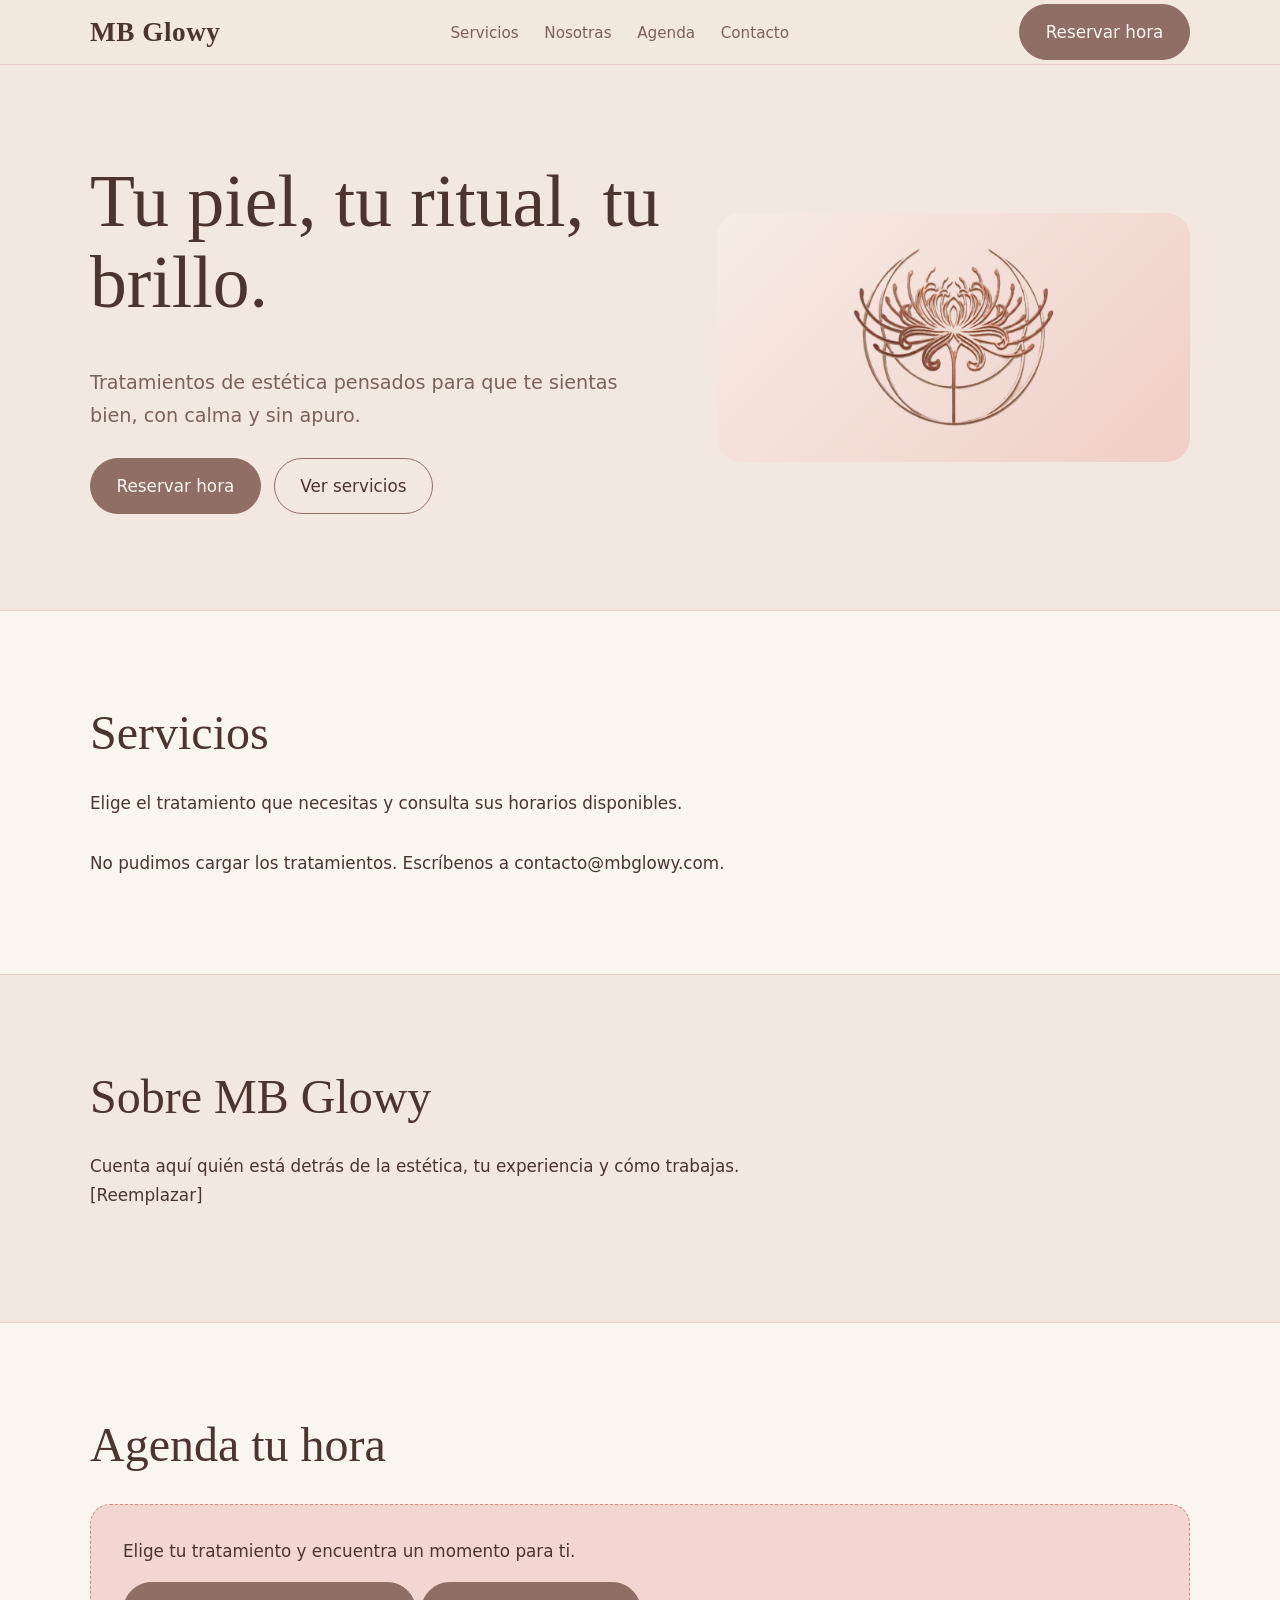
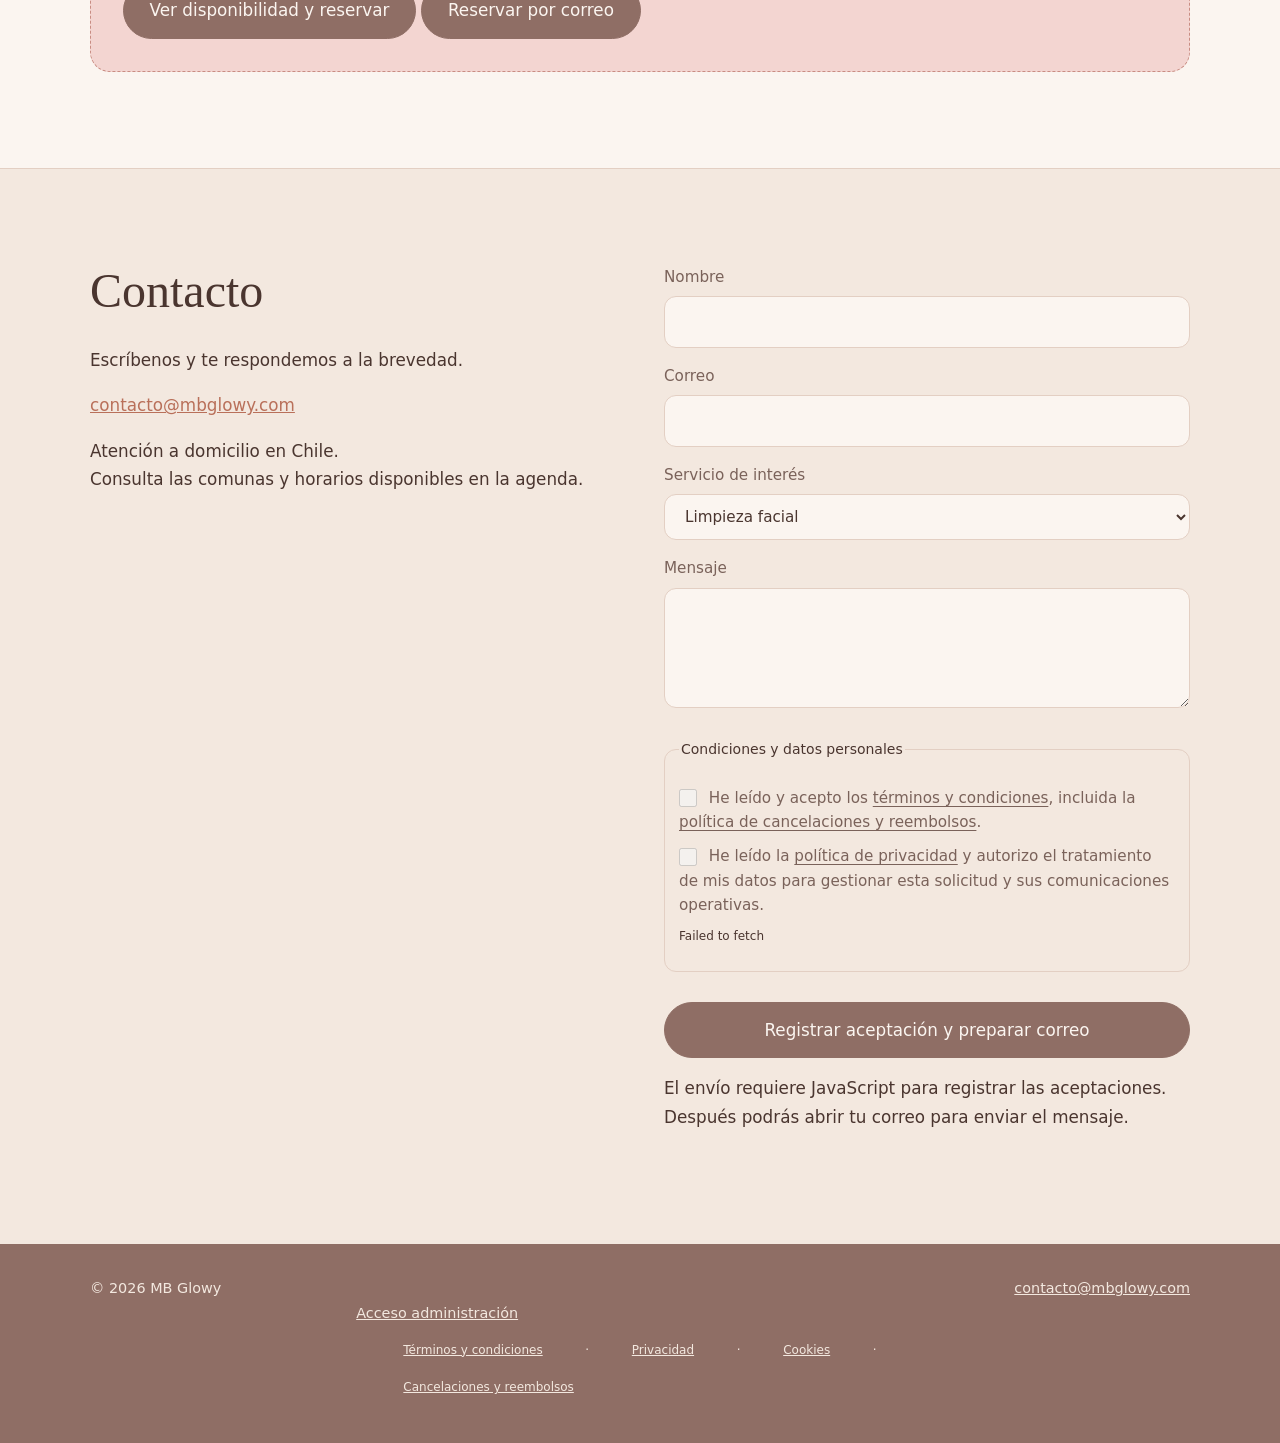
<file: index.html>
<!DOCTYPE html>
<html lang="es">
<head>
<meta charset="utf-8">
<meta name="viewport" content="width=device-width, initial-scale=1, viewport-fit=cover">
<title>MB Glowy | Estética</title>
<meta name="description" content="MB Glowy, centro de estética. Tratamientos faciales, corporales y más.">
<link rel="icon" href="/icons/favicon.ico" sizes="16x16 32x32 48x48">
<link rel="icon" href="/icons/favicon-16.png" type="image/png" sizes="16x16">
<link rel="icon" href="/icons/favicon-32.png" type="image/png" sizes="32x32">
<link rel="icon" href="/icons/favicon-48.png" type="image/png" sizes="48x48">
<link rel="apple-touch-icon" href="/icons/apple-touch-icon.png" sizes="180x180">
<link rel="manifest" href="/icons/site.webmanifest">
<meta name="theme-color" content="#8F6E65">
<meta property="og:title" content="MB Glowy | Estética">
<meta property="og:image" content="https://mbglowy.com/icons/og-image.png">
<meta property="og:image:width" content="1200">
<meta property="og:image:height" content="630">
<meta property="og:image:alt" content="Marca de MB Glowy en tonos cobre y rosado">
<meta name="twitter:card" content="summary_large_image">
<meta name="twitter:image" content="https://mbglowy.com/icons/og-image.png">
<style>
:root{
  --truffle:#8F6E65; --mushroom:#D9B9A0; --quartz:#C98D83; --blush:#F3D5D1; --linen:#F3E8DF;
  --copper:#B9705A; --ink:#4A352F; --bg:var(--linen); --surface:#FBF5F0; --text:var(--ink); --muted:#7A625A; --line:#E3CFC3;
  --serif:'Cormorant Garamond',Georgia,serif; --sans:'Jost',system-ui,sans-serif;
  box-sizing:border-box; padding-top:env(safe-area-inset-top,0px); padding-bottom:env(safe-area-inset-bottom,0px);
}
@media (prefers-color-scheme:dark){
  :root:not([data-theme="light"]){--bg:#2E211D;--surface:#3A2B26;--text:#F3E8DF;--muted:#D9B9A0;--line:#5A443D;--blush:#4A3632}
}
:root[data-theme="dark"]{--bg:#2E211D;--surface:#3A2B26;--text:#F3E8DF;--muted:#D9B9A0;--line:#5A443D;--blush:#4A3632}
html{scroll-behavior:smooth;scroll-padding-top:80px}
*,*::before,*::after{box-sizing:border-box}
body{margin:0;background:var(--bg);color:var(--text);font:300 1.05rem/1.7 var(--sans)}
img{max-width:100%;display:block}
a{color:inherit}
h1,h2,h3{font-family:var(--serif);font-weight:500;line-height:1.1;margin:0 0 .6em}
h1{font-size:clamp(2.6rem,7vw,4.6rem)} h2{font-size:clamp(2rem,4.5vw,3rem)} h3{font-size:1.5rem}
p{margin:0 0 1em;max-width:62ch}
.wrap{width:min(1100px,100% - 2.5rem);margin-inline:auto}
section{padding:clamp(3.5rem,8vw,6rem) 0}
:focus-visible{outline:2px solid var(--copper);outline-offset:3px}

/* Header */
header{position:sticky;top:0;z-index:10;background:color-mix(in srgb,var(--bg) 88%,transparent);backdrop-filter:blur(8px);border-bottom:1px solid var(--line);padding-top:env(safe-area-inset-top,0px)}
.nav{display:flex;align-items:center;justify-content:space-between;gap:1rem;min-height:64px}
.brand{font-family:var(--serif);font-size:1.7rem;font-weight:600;text-decoration:none;letter-spacing:.02em}
nav ul{display:flex;gap:1.6rem;list-style:none;margin:0;padding:0}
nav a{text-decoration:none;font-size:.95rem;color:var(--muted)}
nav a:hover{color:var(--copper)}
.btn{display:inline-block;padding:.8rem 1.6rem;border-radius:999px;background:var(--truffle);color:#FBF5F0;text-decoration:none;font-weight:400;border:1px solid var(--truffle);cursor:pointer;font:inherit}
.btn:hover{background:var(--copper);border-color:var(--copper)}
.btn.ghost{background:transparent;color:var(--text);border-color:var(--truffle)}
@media (max-width:760px){nav ul{display:none}}

/* Hero */
.hero{display:grid;grid-template-columns:1.1fr .9fr;gap:3rem;align-items:center}
.hero p{font-size:1.2rem;color:var(--muted)}
.hero .actions{display:flex;gap:.8rem;flex-wrap:wrap;margin-top:1.6rem}
.hero img{width:100%;height:auto;max-width:540px;margin-inline:auto;aspect-ratio:1200/630;object-fit:contain;border-radius:24px}
@media (max-width:820px){.hero{grid-template-columns:1fr}.hero img{order:-1;max-width:300px}}

/* Servicios */
.band{background:var(--surface);border-block:1px solid var(--line)}
.services{display:grid;grid-template-columns:repeat(auto-fit,minmax(260px,1fr));gap:1.5rem;margin-top:2rem}
.service{padding:1.6rem;border-left:3px solid var(--quartz);background:var(--bg)}
.service dl{margin:1rem 0 0;display:flex;gap:1.2rem;color:var(--muted);font-size:.95rem}
.service dd{margin:0}

/* Agenda */
#agenda-root{margin-top:2rem;padding:2rem;border:1px dashed var(--quartz);border-radius:20px;background:var(--blush);color:var(--ink)}
#agenda-root p{color:var(--ink)}

/* Contacto */
.contact{display:grid;grid-template-columns:1fr 1fr;gap:3rem}
@media (max-width:820px){.contact{grid-template-columns:1fr}}
form{display:grid;gap:1rem}
label{display:grid;gap:.35rem;font-size:.95rem;color:var(--muted)}
input,select,textarea{font:inherit;color:var(--text);background:var(--surface);border:1px solid var(--line);border-radius:12px;padding:.75rem 1rem;width:100%}
textarea{min-height:120px;resize:vertical}
.info a{color:var(--copper)}
footer{background:var(--truffle);color:#F3E8DF;padding:2rem 0;font-size:.9rem}
footer .wrap{display:flex;justify-content:space-between;flex-wrap:wrap;gap:1rem}
</style>
<link rel="stylesheet" href="/legal/forms.css">
</head>
<body>

<header>
  <div class="wrap nav">
    <a class="brand" href="#inicio">MB Glowy</a>
    <nav aria-label="Principal">
      <ul>
        <li><a href="#servicios">Servicios</a></li>
        <li><a href="#nosotras">Nosotras</a></li>
        <li><a href="#agenda">Agenda</a></li>
        <li><a href="#contacto">Contacto</a></li>
      </ul>
    </nav>
    <a class="btn" href="#agenda">Reservar hora</a>
  </div>
</header>

<main>
  <!-- INICIO -->
  <section id="inicio">
    <div class="wrap hero">
      <div>
        <h1>Tu piel, tu ritual, tu brillo.</h1>
        <p>Tratamientos de estética pensados para que te sientas bien, con calma y sin apuro.</p>
        <div class="actions">
          <a class="btn" href="#agenda">Reservar hora</a>
          <a class="btn ghost" href="#servicios">Ver servicios</a>
        </div>
      </div>
      <img src="/icons/og-image.png" width="1200" height="630" fetchpriority="high" alt="Logo de MB Glowy en cobre sobre un fondo rosado">
    </div>
  </section>

  <!-- SERVICIOS: cada servicio lleva data-id, duración y precio para reutilizarlos en la agenda -->
  <section id="servicios" class="band">
    <div class="wrap">
      <h2>Servicios</h2>
      <p>Elige el tratamiento que necesitas y consulta sus horarios disponibles.</p>
      <div class="services">
        <article class="service" data-id="limpieza-facial" data-duration="60" data-price="0">
          <h3>Limpieza facial</h3>
          <p>Descripción breve del tratamiento.</p>
          <dl><div><dt class="sr">Duración</dt><dd>60 min</dd></div><div><dt class="sr">Precio</dt><dd>$ por definir</dd></div></dl>
        </article>
        <article class="service" data-id="depilacion" data-duration="45" data-price="0">
          <h3>Depilación</h3>
          <p>Descripción breve del tratamiento.</p>
          <dl><div><dd>45 min</dd></div><div><dd>$ por definir</dd></div></dl>
        </article>
        <article class="service" data-id="masaje-corporal" data-duration="60" data-price="0">
          <h3>Masaje corporal</h3>
          <p>Descripción breve del tratamiento.</p>
          <dl><div><dd>60 min</dd></div><div><dd>$ por definir</dd></div></dl>
        </article>
        <article class="service" data-id="pestanas-cejas" data-duration="75" data-price="0">
          <h3>Pestañas y cejas</h3>
          <p>Descripción breve del tratamiento.</p>
          <dl><div><dd>75 min</dd></div><div><dd>$ por definir</dd></div></dl>
        </article>
      </div>
    </div>
  </section>

  <!-- NOSOTRAS -->
  <section id="nosotras">
    <div class="wrap">
      <h2>Sobre MB Glowy</h2>
      <p>Cuenta aquí quién está detrás de la estética, tu experiencia y cómo trabajas. [Reemplazar]</p>
    </div>
  </section>

  <!-- AGENDA: punto de integración futuro (Calendly, Cal.com, Fresha, sistema propio, etc.) -->
  <section id="agenda" class="band">
    <div class="wrap">
      <h2>Agenda tu hora</h2>
      <div id="agenda-root" data-status="booking">
        <!-- FUTURO: reemplazar este bloque por el widget o formulario de reservas.
             Los servicios ya tienen data-id, data-duration y data-price para alimentarlo. -->
        <p>Elige tu tratamiento y encuentra un momento para ti.</p><a class="btn" href="/app/">Ver disponibilidad y reservar</a>
        <a class="btn" href="mailto:contacto@mbglowy.com?subject=Reserva%20de%20hora">Reservar por correo</a>
      </div>
    </div>
  </section>

  <!-- CONTACTO -->
  <section id="contacto">
    <div class="wrap contact">
      <div class="info">
        <h2>Contacto</h2>
        <p>Escríbenos y te respondemos a la brevedad.</p>
        <p><a href="mailto:contacto@mbglowy.com">contacto@mbglowy.com</a></p>
        <p>Atención a domicilio en Chile.<br>Consulta las comunas y horarios disponibles en la agenda.</p>
      </div>
      <!-- Por ahora abre el correo del cliente. Luego se puede conectar a un servicio de formularios. -->
      <form id="contact-form">
        <label>Nombre<input name="nombre" required autocomplete="name"></label>
        <label>Correo<input type="email" name="correo" required autocomplete="email"></label>
        <label>Servicio de interés
          <select name="servicio">
            <option>Limpieza facial</option><option>Depilación</option><option>Masaje corporal</option><option>Pestañas y cejas</option><option>Otro</option>
          </select>
        </label>
        <label>Mensaje<textarea name="mensaje"></textarea></label>
        <button class="btn" type="submit" disabled>Registrar aceptación y preparar correo</button><p id="contact-status" role="status">El envío requiere JavaScript para registrar las aceptaciones. Después podrás abrir tu correo para enviar el mensaje.</p>
      </form>
    </div>
  </section>
</main>

<footer>
  <div class="wrap">
    <span>© 2026 MB Glowy</span>
    <a href="mailto:contacto@mbglowy.com">contacto@mbglowy.com</a>
  </div>
<p class="wrap"><a href="/app/#admin">Acceso administración</a></p></footer>

<style>.sr{position:absolute;width:1px;height:1px;overflow:hidden;clip:rect(0 0 0 0)}</style>
<script src="/app/config.js"></script>
<script type="module" src="/app/catalog.js"></script>
<script type="module" src="/app/contact.js"></script>
</body>
</html>
</file>
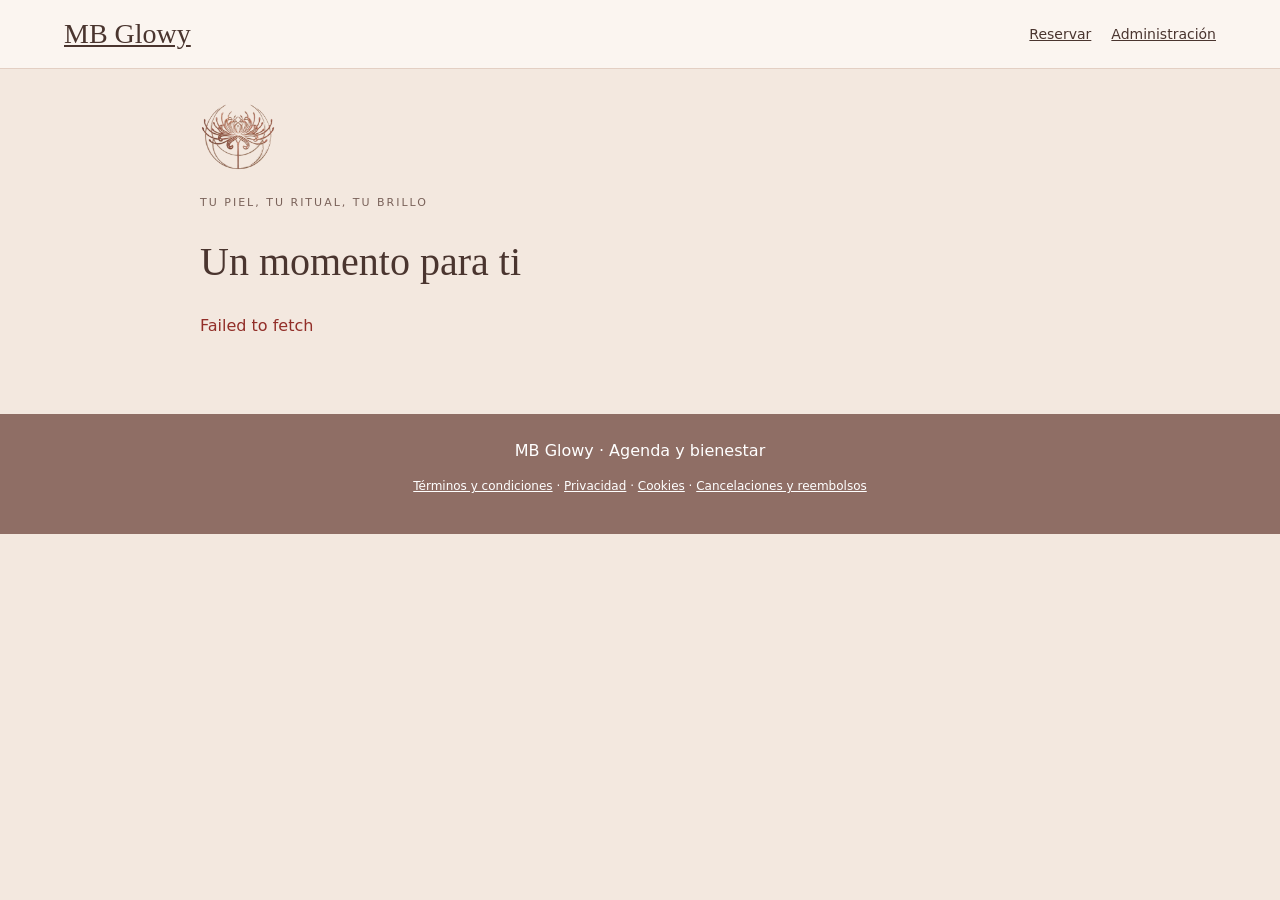
<file: app/index.html>
<!doctype html>
<html lang="es"><head><meta charset="utf-8"><meta name="viewport" content="width=device-width,initial-scale=1,viewport-fit=cover"><meta name="theme-color" content="#8F6E65"><meta name="apple-mobile-web-app-capable" content="yes"><title>Agenda · MB Glowy</title><link rel="manifest" href="manifest.webmanifest"><link rel="icon" href="/icons/favicon.ico" sizes="16x16 32x32 48x48">
<link rel="icon" href="/icons/favicon-16.png" type="image/png" sizes="16x16">
<link rel="icon" href="/icons/favicon-32.png" type="image/png" sizes="32x32">
<link rel="icon" href="/icons/favicon-48.png" type="image/png" sizes="48x48">
<link rel="apple-touch-icon" href="/icons/apple-touch-icon.png" sizes="180x180">
<link rel="stylesheet" href="style.css"><link rel="stylesheet" href="/legal/forms.css"></head><body>
<header><a href="/">MB Glowy</a><nav><a href="#reservar">Reservar</a><a href="#admin">Administración</a></nav></header>
<main><img class="logo" src="/icons/marca-1024.png" alt="MB Glowy"><p class="eyebrow">TU PIEL, TU RITUAL, TU BRILLO</p><h1>Un momento para ti</h1><p id="status" role="status" aria-live="polite"></p><div id="view"></div></main><footer>MB Glowy · Agenda y bienestar</footer>
<script src="config.js"></script><script type="module" src="app.js"></script></body></html>
</file>
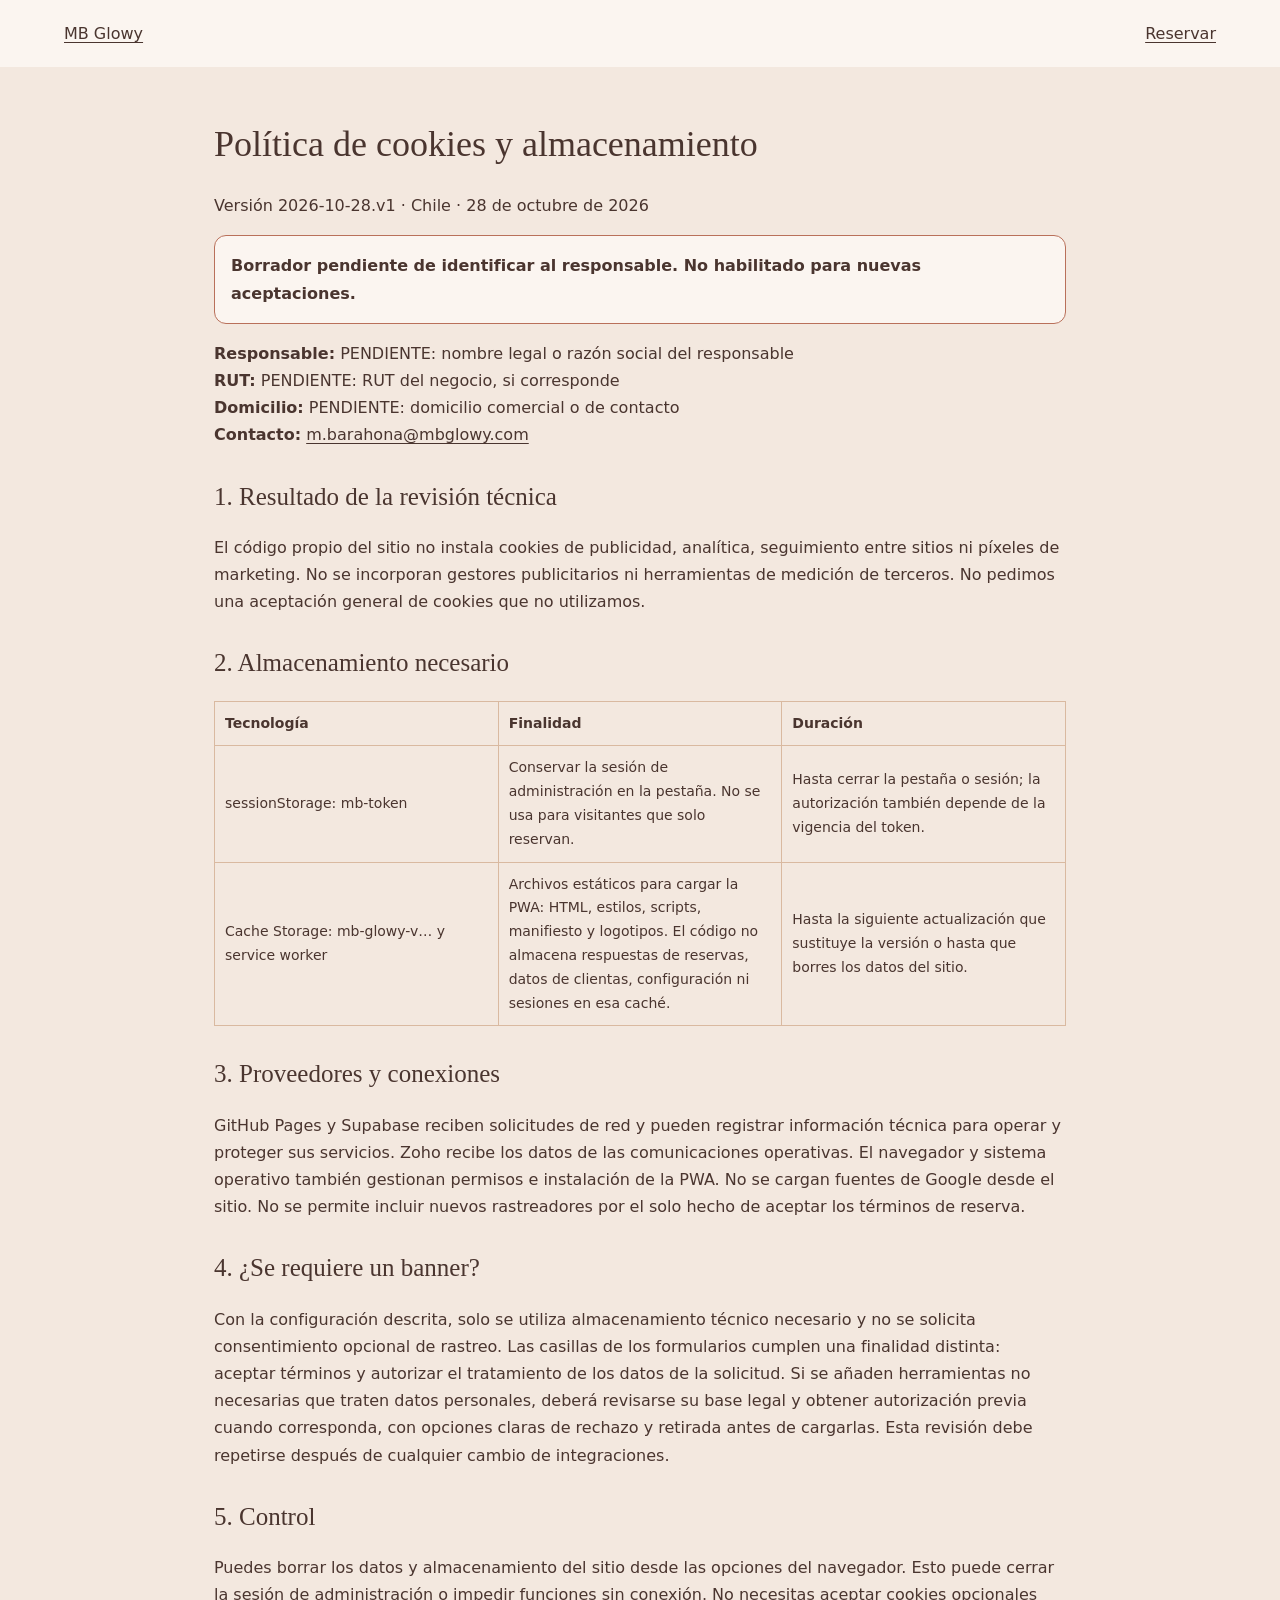
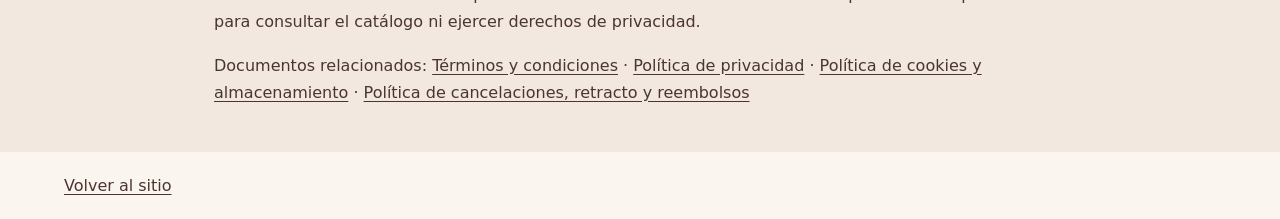
<file: legal/2026-10-28/cookies.html>
<!doctype html><html lang="es"><head><meta charset="utf-8"><meta name="viewport" content="width=device-width,initial-scale=1"><title>Política de cookies y almacenamiento · MB Glowy</title><link rel="stylesheet" href="/legal/legal.css"><meta name="robots" content="noindex"></head><body><header><a href="/">MB Glowy</a><a href="/app/">Reservar</a></header><main><h1>Política de cookies y almacenamiento</h1><p>Versión 2026-10-28.v1 · Chile · 28 de octubre de 2026</p><p class="notice" role="note"><strong>Borrador pendiente de identificar al responsable. No habilitado para nuevas aceptaciones.</strong></p><p><strong>Responsable:</strong> PENDIENTE: nombre legal o razón social del responsable<br><strong>RUT:</strong> PENDIENTE: RUT del negocio, si corresponde<br><strong>Domicilio:</strong> PENDIENTE: domicilio comercial o de contacto<br><strong>Contacto:</strong> <a href="mailto:m.barahona@mbglowy.com">m.barahona@mbglowy.com</a></p><h2>1. Resultado de la revisión técnica</h2><p>El código propio del sitio no instala cookies de publicidad, analítica, seguimiento entre sitios ni píxeles de marketing. No se incorporan gestores publicitarios ni herramientas de medición de terceros. No pedimos una aceptación general de cookies que no utilizamos.</p>
<h2>2. Almacenamiento necesario</h2><table><thead><tr><th>Tecnología</th><th>Finalidad</th><th>Duración</th></tr></thead><tbody><tr><td>sessionStorage: mb-token</td><td>Conservar la sesión de administración en la pestaña. No se usa para visitantes que solo reservan.</td><td>Hasta cerrar la pestaña o sesión; la autorización también depende de la vigencia del token.</td></tr><tr><td>Cache Storage: mb-glowy-v… y service worker</td><td>Archivos estáticos para cargar la PWA: HTML, estilos, scripts, manifiesto y logotipos. El código no almacena respuestas de reservas, datos de clientas, configuración ni sesiones en esa caché.</td><td>Hasta la siguiente actualización que sustituye la versión o hasta que borres los datos del sitio.</td></tr></tbody></table>
<h2>3. Proveedores y conexiones</h2><p>GitHub Pages y Supabase reciben solicitudes de red y pueden registrar información técnica para operar y proteger sus servicios. Zoho recibe los datos de las comunicaciones operativas. El navegador y sistema operativo también gestionan permisos e instalación de la PWA. No se cargan fuentes de Google desde el sitio. No se permite incluir nuevos rastreadores por el solo hecho de aceptar los términos de reserva.</p>
<h2>4. ¿Se requiere un banner?</h2><p>Con la configuración descrita, solo se utiliza almacenamiento técnico necesario y no se solicita consentimiento opcional de rastreo. Las casillas de los formularios cumplen una finalidad distinta: aceptar términos y autorizar el tratamiento de los datos de la solicitud. Si se añaden herramientas no necesarias que traten datos personales, deberá revisarse su base legal y obtener autorización previa cuando corresponda, con opciones claras de rechazo y retirada antes de cargarlas. Esta revisión debe repetirse después de cualquier cambio de integraciones.</p>
<h2>5. Control</h2><p>Puedes borrar los datos y almacenamiento del sitio desde las opciones del navegador. Esto puede cerrar la sesión de administración o impedir funciones sin conexión. No necesitas aceptar cookies opcionales para consultar el catálogo ni ejercer derechos de privacidad.</p><p>Documentos relacionados: <a href="terminos.html">Términos y condiciones</a> · <a href="privacidad.html">Política de privacidad</a> · <a href="cookies.html">Política de cookies y almacenamiento</a> · <a href="reembolsos.html">Política de cancelaciones, retracto y reembolsos</a></p></main><footer><a href="/">Volver al sitio</a></footer></body></html>
</file>
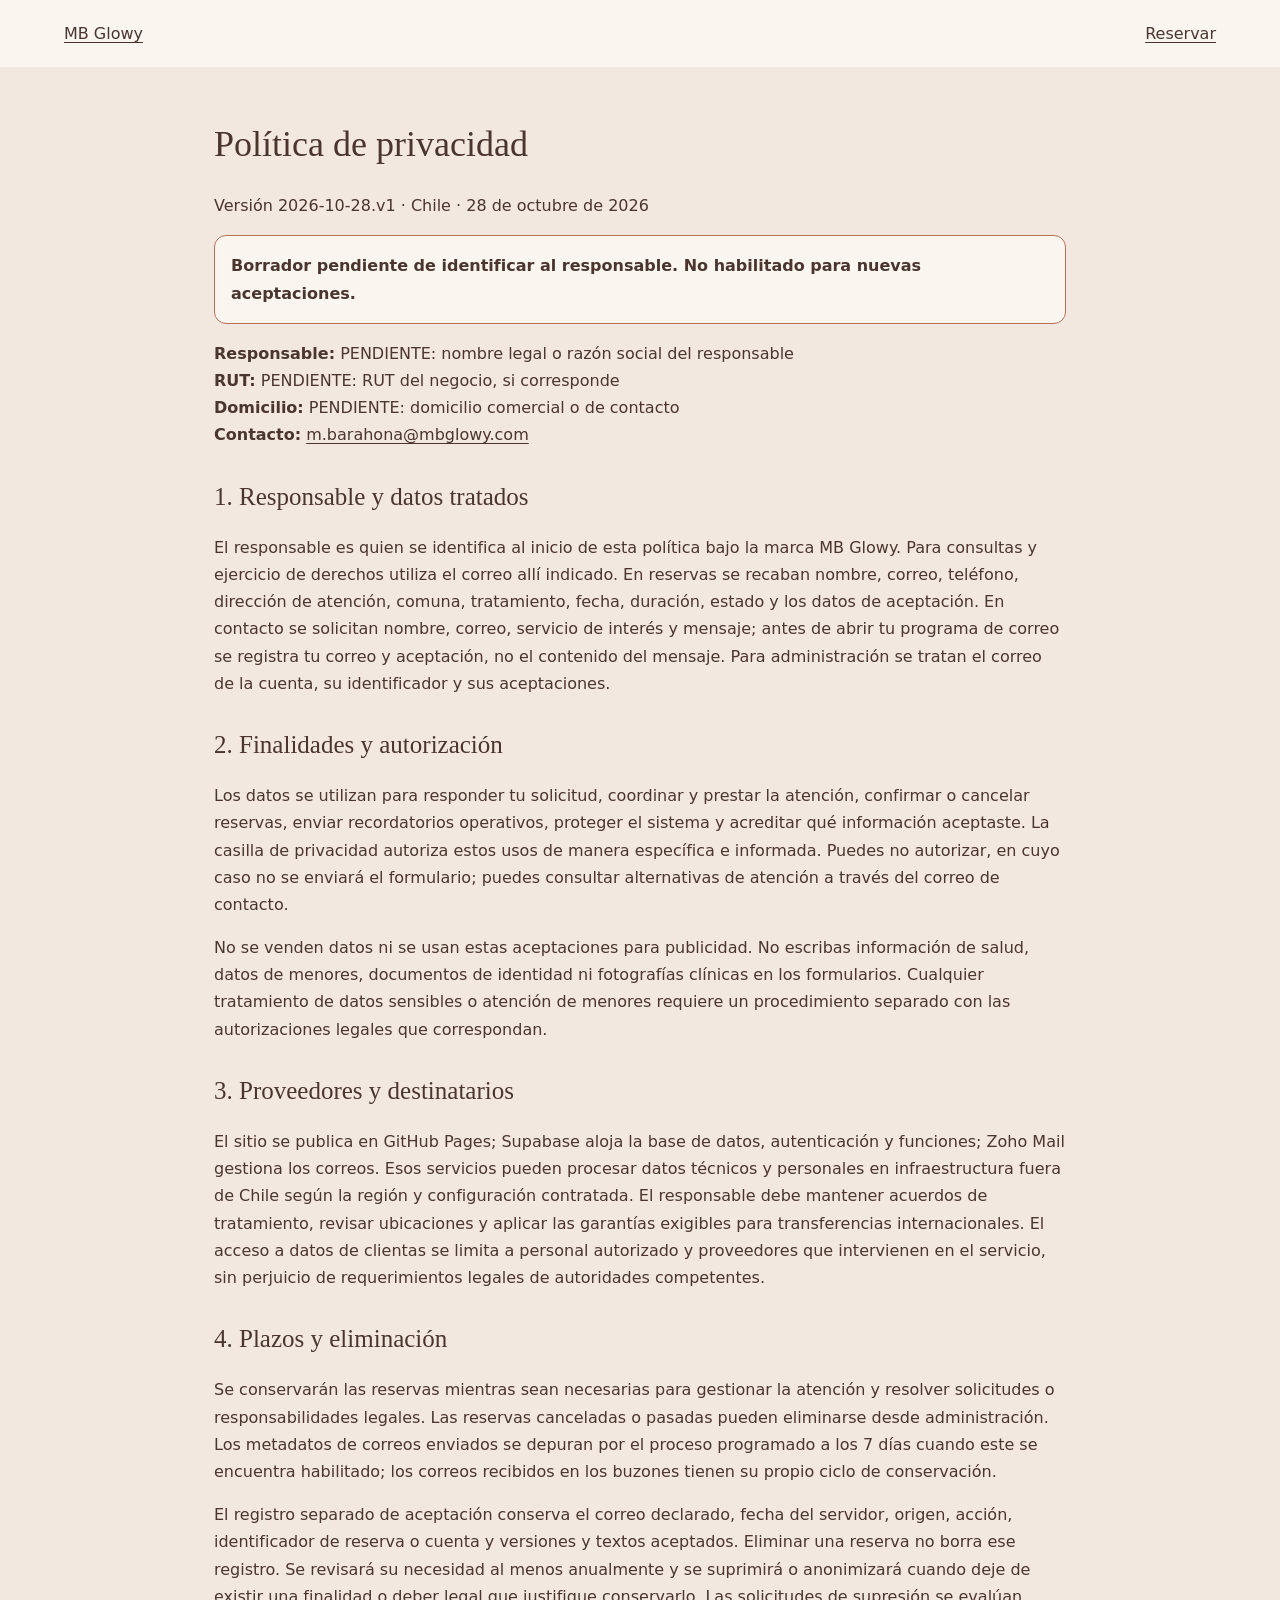
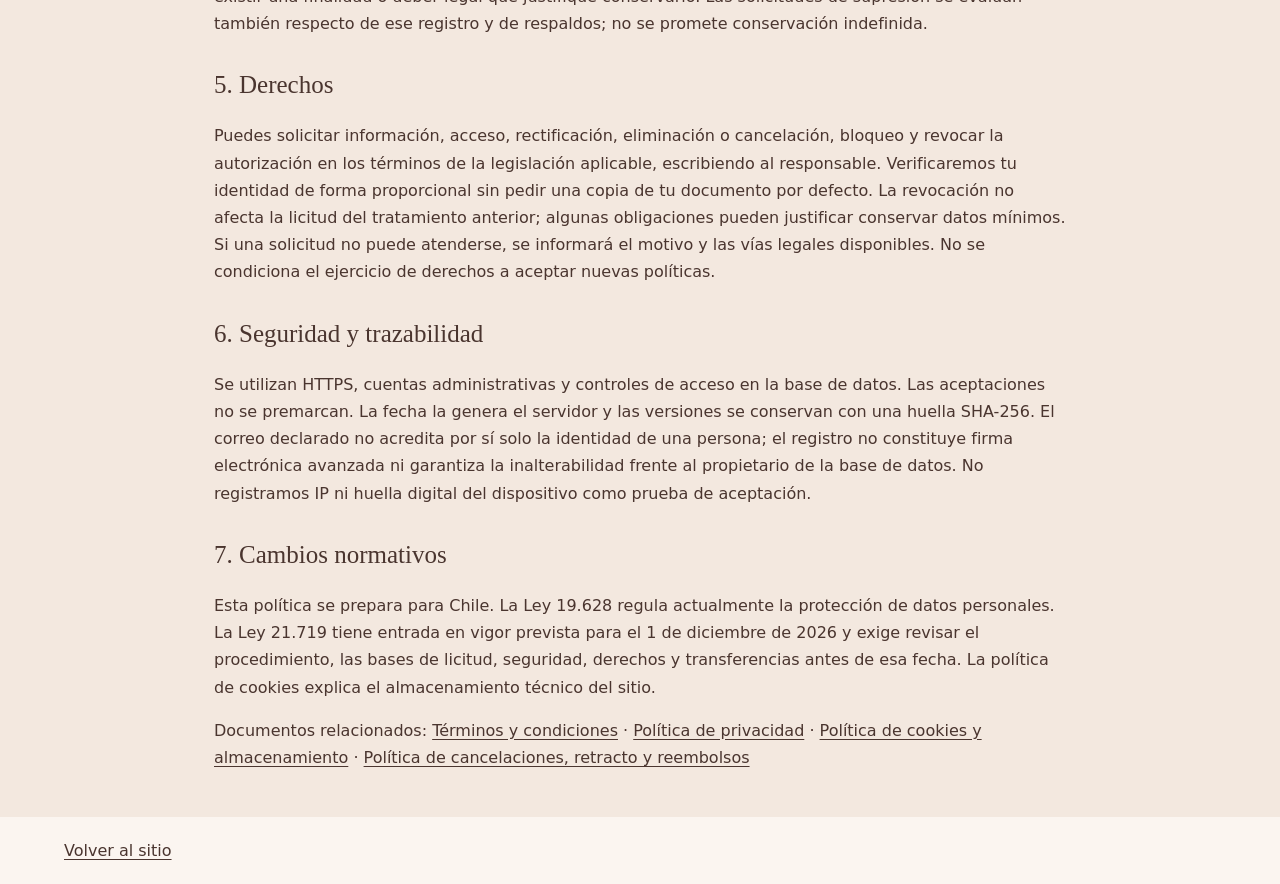
<file: legal/2026-10-28/privacidad.html>
<!doctype html><html lang="es"><head><meta charset="utf-8"><meta name="viewport" content="width=device-width,initial-scale=1"><title>Política de privacidad · MB Glowy</title><link rel="stylesheet" href="/legal/legal.css"><meta name="robots" content="noindex"></head><body><header><a href="/">MB Glowy</a><a href="/app/">Reservar</a></header><main><h1>Política de privacidad</h1><p>Versión 2026-10-28.v1 · Chile · 28 de octubre de 2026</p><p class="notice" role="note"><strong>Borrador pendiente de identificar al responsable. No habilitado para nuevas aceptaciones.</strong></p><p><strong>Responsable:</strong> PENDIENTE: nombre legal o razón social del responsable<br><strong>RUT:</strong> PENDIENTE: RUT del negocio, si corresponde<br><strong>Domicilio:</strong> PENDIENTE: domicilio comercial o de contacto<br><strong>Contacto:</strong> <a href="mailto:m.barahona@mbglowy.com">m.barahona@mbglowy.com</a></p><h2>1. Responsable y datos tratados</h2><p>El responsable es quien se identifica al inicio de esta política bajo la marca MB Glowy. Para consultas y ejercicio de derechos utiliza el correo allí indicado. En reservas se recaban nombre, correo, teléfono, dirección de atención, comuna, tratamiento, fecha, duración, estado y los datos de aceptación. En contacto se solicitan nombre, correo, servicio de interés y mensaje; antes de abrir tu programa de correo se registra tu correo y aceptación, no el contenido del mensaje. Para administración se tratan el correo de la cuenta, su identificador y sus aceptaciones.</p>
<h2>2. Finalidades y autorización</h2><p>Los datos se utilizan para responder tu solicitud, coordinar y prestar la atención, confirmar o cancelar reservas, enviar recordatorios operativos, proteger el sistema y acreditar qué información aceptaste. La casilla de privacidad autoriza estos usos de manera específica e informada. Puedes no autorizar, en cuyo caso no se enviará el formulario; puedes consultar alternativas de atención a través del correo de contacto.</p><p>No se venden datos ni se usan estas aceptaciones para publicidad. No escribas información de salud, datos de menores, documentos de identidad ni fotografías clínicas en los formularios. Cualquier tratamiento de datos sensibles o atención de menores requiere un procedimiento separado con las autorizaciones legales que correspondan.</p>
<h2>3. Proveedores y destinatarios</h2><p>El sitio se publica en GitHub Pages; Supabase aloja la base de datos, autenticación y funciones; Zoho Mail gestiona los correos. Esos servicios pueden procesar datos técnicos y personales en infraestructura fuera de Chile según la región y configuración contratada. El responsable debe mantener acuerdos de tratamiento, revisar ubicaciones y aplicar las garantías exigibles para transferencias internacionales. El acceso a datos de clientas se limita a personal autorizado y proveedores que intervienen en el servicio, sin perjuicio de requerimientos legales de autoridades competentes.</p>
<h2>4. Plazos y eliminación</h2><p>Se conservarán las reservas mientras sean necesarias para gestionar la atención y resolver solicitudes o responsabilidades legales. Las reservas canceladas o pasadas pueden eliminarse desde administración. Los metadatos de correos enviados se depuran por el proceso programado a los 7 días cuando este se encuentra habilitado; los correos recibidos en los buzones tienen su propio ciclo de conservación.</p><p>El registro separado de aceptación conserva el correo declarado, fecha del servidor, origen, acción, identificador de reserva o cuenta y versiones y textos aceptados. Eliminar una reserva no borra ese registro. Se revisará su necesidad al menos anualmente y se suprimirá o anonimizará cuando deje de existir una finalidad o deber legal que justifique conservarlo. Las solicitudes de supresión se evalúan también respecto de ese registro y de respaldos; no se promete conservación indefinida.</p>
<h2>5. Derechos</h2><p>Puedes solicitar información, acceso, rectificación, eliminación o cancelación, bloqueo y revocar la autorización en los términos de la legislación aplicable, escribiendo al responsable. Verificaremos tu identidad de forma proporcional sin pedir una copia de tu documento por defecto. La revocación no afecta la licitud del tratamiento anterior; algunas obligaciones pueden justificar conservar datos mínimos. Si una solicitud no puede atenderse, se informará el motivo y las vías legales disponibles. No se condiciona el ejercicio de derechos a aceptar nuevas políticas.</p>
<h2>6. Seguridad y trazabilidad</h2><p>Se utilizan HTTPS, cuentas administrativas y controles de acceso en la base de datos. Las aceptaciones no se premarcan. La fecha la genera el servidor y las versiones se conservan con una huella SHA-256. El correo declarado no acredita por sí solo la identidad de una persona; el registro no constituye firma electrónica avanzada ni garantiza la inalterabilidad frente al propietario de la base de datos. No registramos IP ni huella digital del dispositivo como prueba de aceptación.</p>
<h2>7. Cambios normativos</h2><p>Esta política se prepara para Chile. La Ley 19.628 regula actualmente la protección de datos personales. La Ley 21.719 tiene entrada en vigor prevista para el 1 de diciembre de 2026 y exige revisar el procedimiento, las bases de licitud, seguridad, derechos y transferencias antes de esa fecha. La política de cookies explica el almacenamiento técnico del sitio.</p><p>Documentos relacionados: <a href="terminos.html">Términos y condiciones</a> · <a href="privacidad.html">Política de privacidad</a> · <a href="cookies.html">Política de cookies y almacenamiento</a> · <a href="reembolsos.html">Política de cancelaciones, retracto y reembolsos</a></p></main><footer><a href="/">Volver al sitio</a></footer></body></html>
</file>
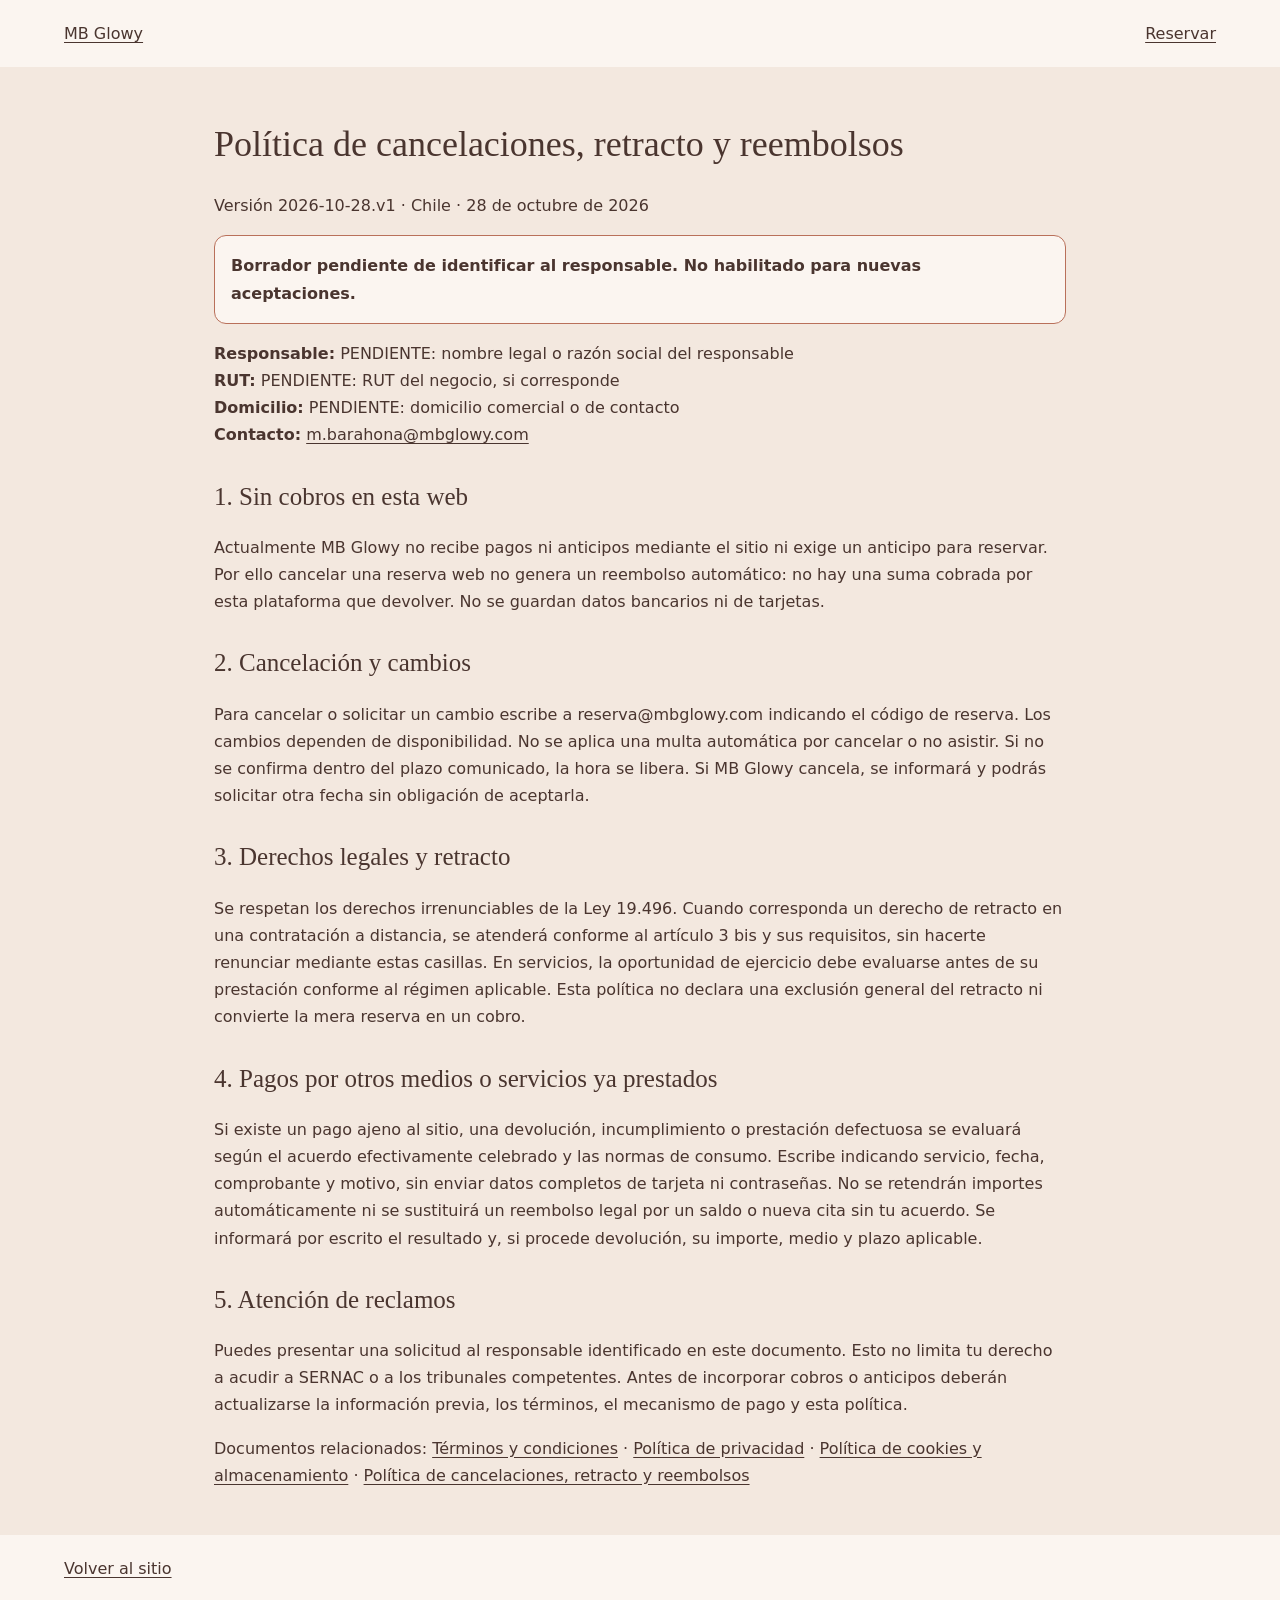
<file: legal/2026-10-28/reembolsos.html>
<!doctype html><html lang="es"><head><meta charset="utf-8"><meta name="viewport" content="width=device-width,initial-scale=1"><title>Política de cancelaciones, retracto y reembolsos · MB Glowy</title><link rel="stylesheet" href="/legal/legal.css"><meta name="robots" content="noindex"></head><body><header><a href="/">MB Glowy</a><a href="/app/">Reservar</a></header><main><h1>Política de cancelaciones, retracto y reembolsos</h1><p>Versión 2026-10-28.v1 · Chile · 28 de octubre de 2026</p><p class="notice" role="note"><strong>Borrador pendiente de identificar al responsable. No habilitado para nuevas aceptaciones.</strong></p><p><strong>Responsable:</strong> PENDIENTE: nombre legal o razón social del responsable<br><strong>RUT:</strong> PENDIENTE: RUT del negocio, si corresponde<br><strong>Domicilio:</strong> PENDIENTE: domicilio comercial o de contacto<br><strong>Contacto:</strong> <a href="mailto:m.barahona@mbglowy.com">m.barahona@mbglowy.com</a></p><h2>1. Sin cobros en esta web</h2><p>Actualmente MB Glowy no recibe pagos ni anticipos mediante el sitio ni exige un anticipo para reservar. Por ello cancelar una reserva web no genera un reembolso automático: no hay una suma cobrada por esta plataforma que devolver. No se guardan datos bancarios ni de tarjetas.</p>
<h2>2. Cancelación y cambios</h2><p>Para cancelar o solicitar un cambio escribe a reserva@mbglowy.com indicando el código de reserva. Los cambios dependen de disponibilidad. No se aplica una multa automática por cancelar o no asistir. Si no se confirma dentro del plazo comunicado, la hora se libera. Si MB Glowy cancela, se informará y podrás solicitar otra fecha sin obligación de aceptarla.</p>
<h2>3. Derechos legales y retracto</h2><p>Se respetan los derechos irrenunciables de la Ley 19.496. Cuando corresponda un derecho de retracto en una contratación a distancia, se atenderá conforme al artículo 3 bis y sus requisitos, sin hacerte renunciar mediante estas casillas. En servicios, la oportunidad de ejercicio debe evaluarse antes de su prestación conforme al régimen aplicable. Esta política no declara una exclusión general del retracto ni convierte la mera reserva en un cobro.</p>
<h2>4. Pagos por otros medios o servicios ya prestados</h2><p>Si existe un pago ajeno al sitio, una devolución, incumplimiento o prestación defectuosa se evaluará según el acuerdo efectivamente celebrado y las normas de consumo. Escribe indicando servicio, fecha, comprobante y motivo, sin enviar datos completos de tarjeta ni contraseñas. No se retendrán importes automáticamente ni se sustituirá un reembolso legal por un saldo o nueva cita sin tu acuerdo. Se informará por escrito el resultado y, si procede devolución, su importe, medio y plazo aplicable.</p>
<h2>5. Atención de reclamos</h2><p>Puedes presentar una solicitud al responsable identificado en este documento. Esto no limita tu derecho a acudir a SERNAC o a los tribunales competentes. Antes de incorporar cobros o anticipos deberán actualizarse la información previa, los términos, el mecanismo de pago y esta política.</p><p>Documentos relacionados: <a href="terminos.html">Términos y condiciones</a> · <a href="privacidad.html">Política de privacidad</a> · <a href="cookies.html">Política de cookies y almacenamiento</a> · <a href="reembolsos.html">Política de cancelaciones, retracto y reembolsos</a></p></main><footer><a href="/">Volver al sitio</a></footer></body></html>
</file>
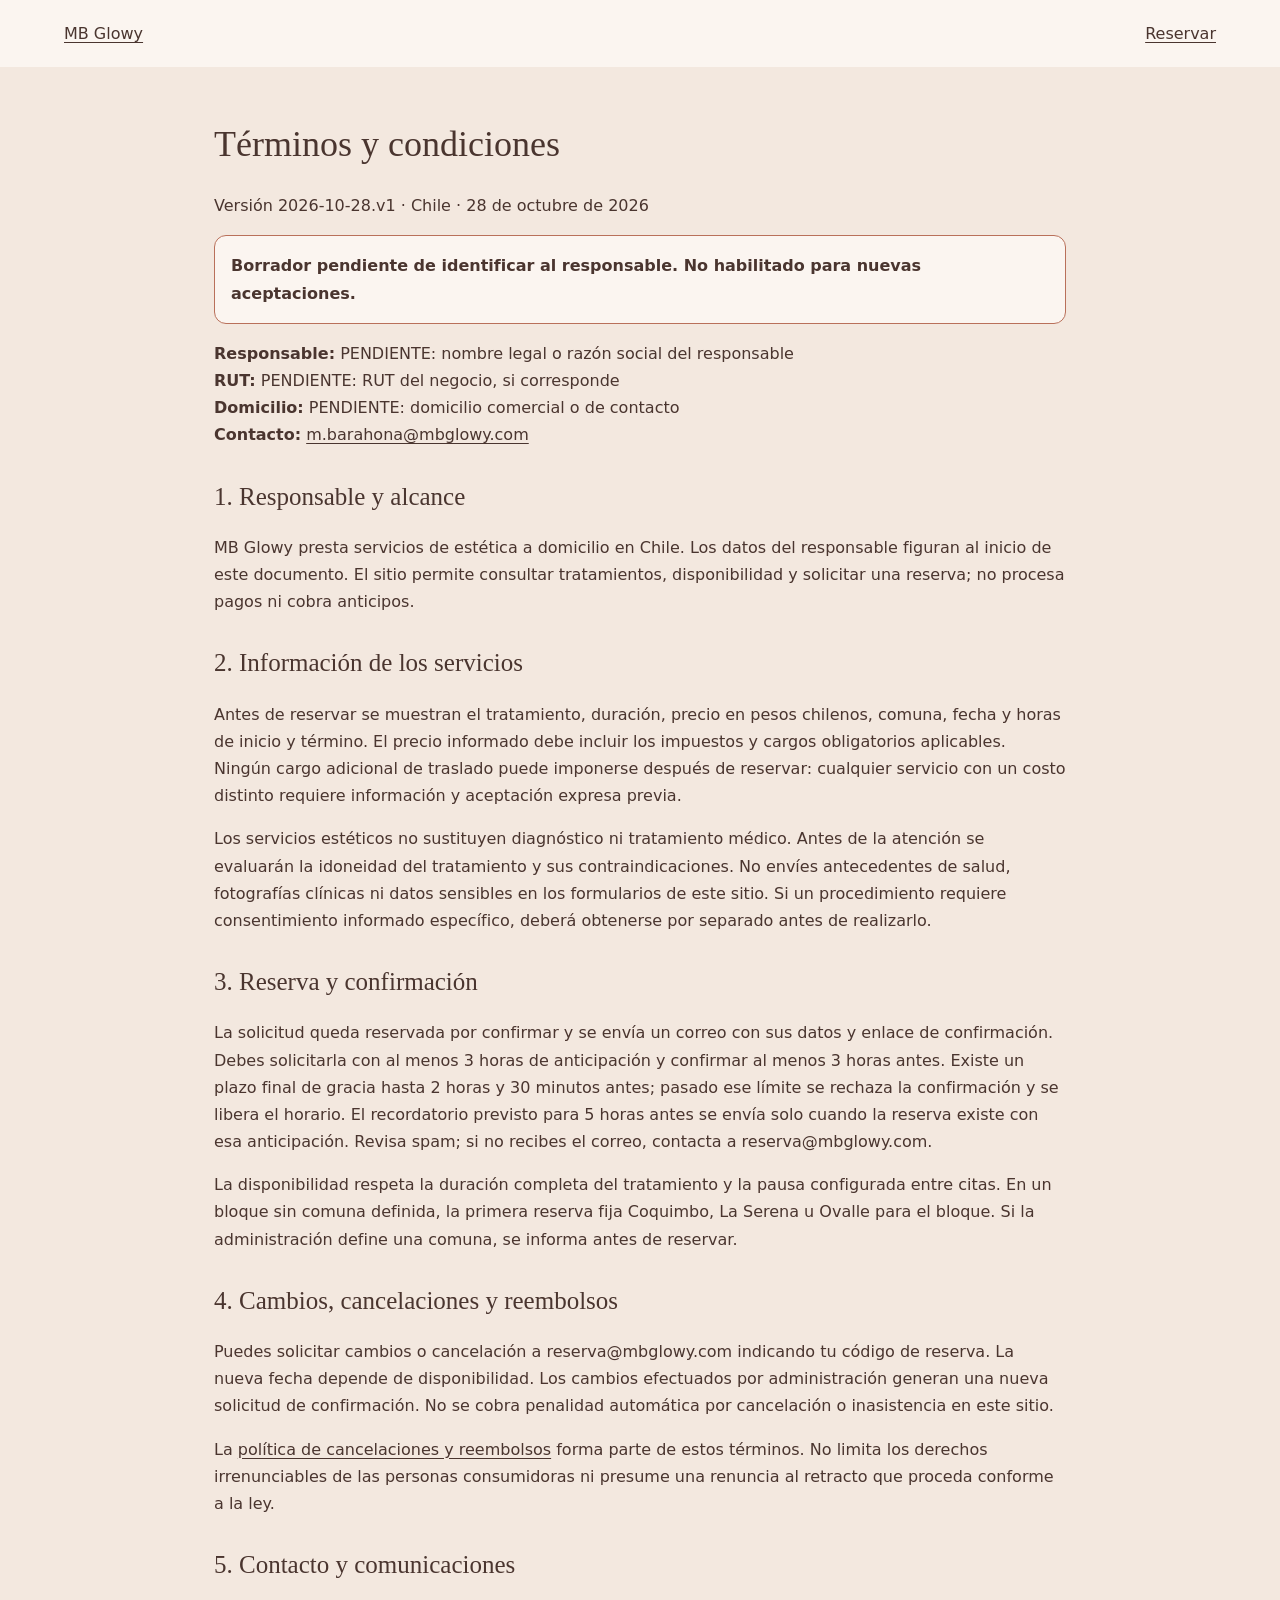
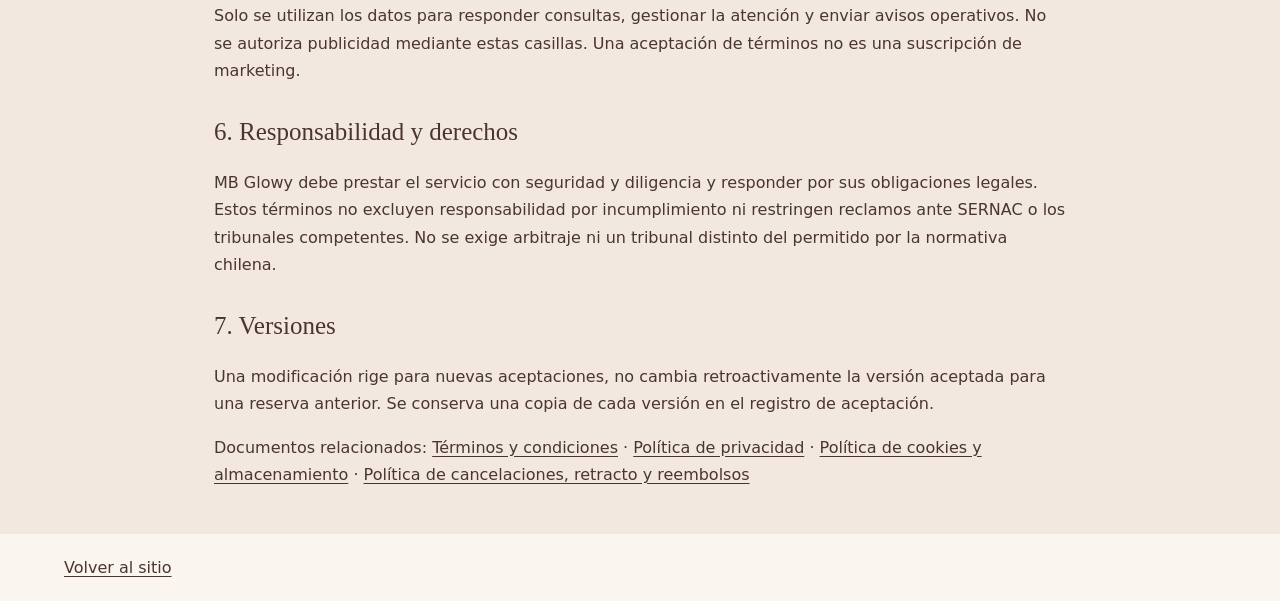
<file: legal/2026-10-28/terminos.html>
<!doctype html><html lang="es"><head><meta charset="utf-8"><meta name="viewport" content="width=device-width,initial-scale=1"><title>Términos y condiciones · MB Glowy</title><link rel="stylesheet" href="/legal/legal.css"><meta name="robots" content="noindex"></head><body><header><a href="/">MB Glowy</a><a href="/app/">Reservar</a></header><main><h1>Términos y condiciones</h1><p>Versión 2026-10-28.v1 · Chile · 28 de octubre de 2026</p><p class="notice" role="note"><strong>Borrador pendiente de identificar al responsable. No habilitado para nuevas aceptaciones.</strong></p><p><strong>Responsable:</strong> PENDIENTE: nombre legal o razón social del responsable<br><strong>RUT:</strong> PENDIENTE: RUT del negocio, si corresponde<br><strong>Domicilio:</strong> PENDIENTE: domicilio comercial o de contacto<br><strong>Contacto:</strong> <a href="mailto:m.barahona@mbglowy.com">m.barahona@mbglowy.com</a></p><h2>1. Responsable y alcance</h2><p>MB Glowy presta servicios de estética a domicilio en Chile. Los datos del responsable figuran al inicio de este documento. El sitio permite consultar tratamientos, disponibilidad y solicitar una reserva; no procesa pagos ni cobra anticipos.</p>
<h2>2. Información de los servicios</h2><p>Antes de reservar se muestran el tratamiento, duración, precio en pesos chilenos, comuna, fecha y horas de inicio y término. El precio informado debe incluir los impuestos y cargos obligatorios aplicables. Ningún cargo adicional de traslado puede imponerse después de reservar: cualquier servicio con un costo distinto requiere información y aceptación expresa previa.</p><p>Los servicios estéticos no sustituyen diagnóstico ni tratamiento médico. Antes de la atención se evaluarán la idoneidad del tratamiento y sus contraindicaciones. No envíes antecedentes de salud, fotografías clínicas ni datos sensibles en los formularios de este sitio. Si un procedimiento requiere consentimiento informado específico, deberá obtenerse por separado antes de realizarlo.</p>
<h2>3. Reserva y confirmación</h2><p>La solicitud queda reservada por confirmar y se envía un correo con sus datos y enlace de confirmación. Debes solicitarla con al menos 3 horas de anticipación y confirmar al menos 3 horas antes. Existe un plazo final de gracia hasta 2 horas y 30 minutos antes; pasado ese límite se rechaza la confirmación y se libera el horario. El recordatorio previsto para 5 horas antes se envía solo cuando la reserva existe con esa anticipación. Revisa spam; si no recibes el correo, contacta a reserva@mbglowy.com.</p><p>La disponibilidad respeta la duración completa del tratamiento y la pausa configurada entre citas. En un bloque sin comuna definida, la primera reserva fija Coquimbo, La Serena u Ovalle para el bloque. Si la administración define una comuna, se informa antes de reservar.</p>
<h2>4. Cambios, cancelaciones y reembolsos</h2><p>Puedes solicitar cambios o cancelación a reserva@mbglowy.com indicando tu código de reserva. La nueva fecha depende de disponibilidad. Los cambios efectuados por administración generan una nueva solicitud de confirmación. No se cobra penalidad automática por cancelación o inasistencia en este sitio.</p><p>La <a href="reembolsos.html">política de cancelaciones y reembolsos</a> forma parte de estos términos. No limita los derechos irrenunciables de las personas consumidoras ni presume una renuncia al retracto que proceda conforme a la ley.</p>
<h2>5. Contacto y comunicaciones</h2><p>Solo se utilizan los datos para responder consultas, gestionar la atención y enviar avisos operativos. No se autoriza publicidad mediante estas casillas. Una aceptación de términos no es una suscripción de marketing.</p>
<h2>6. Responsabilidad y derechos</h2><p>MB Glowy debe prestar el servicio con seguridad y diligencia y responder por sus obligaciones legales. Estos términos no excluyen responsabilidad por incumplimiento ni restringen reclamos ante SERNAC o los tribunales competentes. No se exige arbitraje ni un tribunal distinto del permitido por la normativa chilena.</p>
<h2>7. Versiones</h2><p>Una modificación rige para nuevas aceptaciones, no cambia retroactivamente la versión aceptada para una reserva anterior. Se conserva una copia de cada versión en el registro de aceptación.</p><p>Documentos relacionados: <a href="terminos.html">Términos y condiciones</a> · <a href="privacidad.html">Política de privacidad</a> · <a href="cookies.html">Política de cookies y almacenamiento</a> · <a href="reembolsos.html">Política de cancelaciones, retracto y reembolsos</a></p></main><footer><a href="/">Volver al sitio</a></footer></body></html>
</file>
<file: legal/forms.css>
.legal-consent{border:1px solid #E3CFC3;border-radius:12px;padding:14px;margin:14px 0;font-size:14px}.legal-consent legend{font-weight:500}.legal-consent label{display:block;margin:10px 0;line-height:1.6}.legal-consent input[type=checkbox]{display:inline-block;width:18px;height:18px;vertical-align:middle;margin:0 7px 0 0;accent-color:#8F6E65}.legal-consent a{text-decoration:underline;text-underline-offset:3px}.legal-form-status{font-size:12px;line-height:1.5}.legal-links{font-size:12px;line-height:1.8}.legal-links a{color:inherit}.dashboard-heading .toolbar{flex-wrap:wrap;justify-content:flex-end}body.admin-dashboard .dashboard-heading .toolbar button{font-size:11px;padding:6px 10px}@media(max-width:649px){body.admin-dashboard #export-legal{max-width:98px;line-height:1.2}}
</file>
<file: app/style.css>
:root{--bg:#F3E8DF;--surface:#FBF5F0;--ink:#4A352F;--muted:#7A625A;--accent:#8F6E65;--copper:#B9705A;--line:#E3CFC3}*{box-sizing:border-box}body{margin:0;background:var(--bg);color:var(--ink);font:16px/1.6 system-ui,sans-serif}header{display:flex;align-items:center;justify-content:space-between;padding:18px 5%;border-bottom:1px solid var(--line);background:var(--surface)}header>a{font:28px Georgia,serif}a{color:inherit}nav{display:flex;gap:20px;font-size:14px}main{max-width:920px;margin:auto;padding:30px 20px 60px}.logo{width:76px;height:76px;object-fit:cover;border-radius:50%}.eyebrow{font-size:11px;letter-spacing:2px;color:var(--muted)}h1,h2,h3{font-family:Georgia,serif;font-weight:normal;line-height:1.2}h1{font-size:40px}h2{font-size:28px}.grid{display:grid;grid-template-columns:repeat(auto-fit,minmax(250px,1fr));gap:16px}.card,form{background:var(--surface);padding:24px;border:1px solid var(--line);border-radius:18px;margin:16px 0}label{display:block;margin:12px 0;color:var(--muted)}input,textarea,select,button{font:inherit}input,textarea,select{display:block;width:100%;padding:12px;border:1px solid var(--line);border-radius:10px;background:white;color:var(--ink)}input[type=checkbox]{display:inline;width:auto}button,.button{display:inline-block;border:1px solid var(--accent);border-radius:24px;background:var(--accent);color:white;padding:10px 20px;cursor:pointer;text-decoration:none;margin:5px 5px 5px 0}button.secondary{color:var(--accent);background:transparent}button:disabled{opacity:.5;cursor:wait}small{color:var(--muted)}#status{white-space:pre-line}#status.error{color:#922e28}.toolbar{display:flex;gap:8px;flex-wrap:wrap}footer{text-align:center;padding:24px;background:var(--accent);color:white}fieldset{border:1px solid var(--line);border-radius:10px}legend{color:var(--muted)}:focus-visible{outline:3px solid var(--copper);outline-offset:3px}@media(max-width:500px){header{align-items:flex-start}nav{flex-direction:column;gap:4px}h1{font-size:32px}.card,form{padding:18px}}
.booking-calendar{margin:24px 0}.calendar-header{display:flex;justify-content:space-between;align-items:center;gap:12px}.calendar-header h3{margin:0;text-transform:capitalize;font-size:23px}.calendar-header button{min-width:44px;min-height:44px;font-size:24px;padding:0}.calendar-week,.calendar-days{display:grid;grid-template-columns:repeat(7,minmax(0,1fr));gap:6px}.calendar-week{text-align:center;font-size:13px;color:var(--muted);margin:18px 0 8px}.calendar-day{display:flex;flex-direction:column;align-items:center;justify-content:center;gap:4px;min-height:48px;padding:6px;margin:0;border-radius:12px;background:transparent;color:var(--ink);border-color:transparent}.calendar-day:not(:disabled){background:var(--bg);border-color:var(--line)}.calendar-day:disabled{opacity:.35;cursor:default}.calendar-day[aria-pressed=true]{background:var(--accent);color:white;border-color:var(--accent)}.day-dot{width:4px;height:4px;border-radius:50%;background:currentColor}.calendar-note{font-size:13px;color:var(--muted)}.time-fieldset{margin-top:22px;padding:16px}.time-fieldset legend{text-transform:capitalize}.time-fieldset>p{font-size:14px;margin-top:0;color:var(--muted)}.time-grid{display:grid;grid-template-columns:repeat(auto-fit,minmax(140px,1fr));gap:10px}.time-option{position:relative;margin:0;cursor:pointer}.time-option input{position:absolute;opacity:0;width:1px;height:1px}.time-option>span{display:block;text-align:center;padding:12px 8px;border:1px solid var(--line);border-radius:12px;background:white;color:var(--ink);font-size:15px}.time-option input:checked+span{background:var(--accent);border-color:var(--accent);color:white}.time-option input:focus-visible+span{outline:3px solid var(--copper);outline-offset:3px}.selected-time{padding:14px;border-radius:12px;background:var(--bg);font-size:14px}.calendar-empty{padding:18px;border:1px dashed var(--line);border-radius:12px}.sr-only{position:absolute;width:1px;height:1px;overflow:hidden;clip-path:inset(50%)}@media(max-width:500px){.calendar-days,.calendar-week{gap:3px}.calendar-day{min-height:44px}.time-fieldset{padding:12px}.time-grid{grid-template-columns:repeat(2,minmax(0,1fr))}}

.next-day{display:block;font-size:11px;color:inherit}

.notice{padding:16px;background:var(--bg);border-left:3px solid var(--copper);border-radius:8px;font-size:14px}.badge{display:inline-block;padding:5px 12px;border-radius:20px;background:var(--bg);font-size:14px}.badge.pending{background:#F3D5D1}.badge.confirmed{background:#DFE8D9}.badge.cancelled,.badge.unconfirmed{background:#E6D9D2}button.danger{background:transparent;color:#922e28;border-color:#C98D83}.card[hidden]{display:none}summary{cursor:pointer;font-weight:500}

.booking-success{border:2px solid #748469;background:#EDF1E8}.booking-success h2{color:#42563A}.booking-success:focus{outline:3px solid var(--copper);outline-offset:4px}

.mail-overview h2{margin-top:0}.booking-mail-status{margin:18px 0;padding:14px;background:var(--bg);border-radius:12px}.booking-mail-status h4{margin:0 0 10px}.mail-list{list-style:none;padding:0;margin:0}.mail-list li{padding:12px 0;border-bottom:1px solid var(--line)}.mail-list li:last-child{border-bottom:0}.mail-list li>div{display:flex;gap:10px;align-items:center;justify-content:space-between;flex-wrap:wrap}.mail-state{font-size:13px;border-radius:16px;padding:4px 10px;background:var(--bg)}.mail-sent{background:#DFE8D9;color:#42563A}.mail-sending,.mail-pending{background:#F3D5D1}.mail-failed{color:#922e28}.mail-list small{display:block;margin-top:6px;overflow-wrap:anywhere}

/* Administración: una pantalla de trabajo, con secciones y edición en ventanas. */
body.admin-dashboard{height:100dvh;overflow:hidden}body.admin-dashboard>header{height:56px;padding:8px 24px;flex-shrink:0}body.admin-dashboard>footer{display:none}body.admin-dashboard main{height:calc(100dvh - 56px);width:100%;max-width:none;margin:0;padding:14px 22px 18px;display:flex;flex-direction:column;min-height:0}body.admin-dashboard main>.logo,body.admin-dashboard main>.eyebrow,body.admin-dashboard main>h1{display:none}body.admin-dashboard #status{margin:0 0 6px;font-size:13px;max-height:52px;overflow:auto}body.admin-dashboard #status:empty{margin:0}body.admin-dashboard #view{flex:1;min-height:0}.admin-shell{height:100%;display:grid;grid-template-columns:164px minmax(0,1fr);grid-template-rows:auto auto minmax(0,1fr);gap:16px}.dashboard-heading{grid-column:1/-1;display:flex;justify-content:space-between;align-items:center;gap:12px}.dashboard-heading h1{font-size:30px;margin:0}.dashboard-heading .eyebrow{font-size:10px;margin:0 0 4px}.dashboard-heading .toolbar{flex-wrap:nowrap}.admin-shell button{font-size:13px;margin:0;min-height:38px;padding:8px 15px}.dashboard-nav{grid-column:1;grid-row:2/4;display:flex;flex-direction:column;gap:8px;padding:14px 10px;background:var(--surface);border:1px solid var(--line);border-radius:18px}.dashboard-nav>button{background:transparent;border-color:transparent;color:var(--muted);text-align:left;padding:12px 14px}.dashboard-nav>button[aria-current=page]{background:var(--accent);color:white}.dashboard-install{margin-top:auto;padding:12px 5px;font-size:11px;color:var(--muted)}.dashboard-install summary{font-weight:400}.dashboard-metrics{grid-column:2;display:grid;grid-template-columns:repeat(4,minmax(0,1fr));gap:12px}.metric{display:flex;align-items:center;justify-content:space-between;gap:12px;padding:16px;background:var(--surface);border:1px solid var(--line);border-radius:16px}.metric span{font-size:12px;color:var(--muted)}.metric strong{font:30px Georgia,serif}.dashboard-content{grid-column:2;min-height:0;min-width:0}.dashboard-pane{height:100%;display:flex;flex-direction:column;border:1px solid var(--line);border-radius:18px;background:var(--surface);overflow:hidden}.dashboard-pane[hidden]{display:none}.pane-heading{display:flex;align-items:center;justify-content:space-between;padding:16px 20px;gap:12px;border-bottom:1px solid var(--line);flex-shrink:0}.pane-heading h2{font-size:25px;margin:0}.pane-body{flex:1;min-height:0;min-width:0;overflow:auto;padding:12px 18px;overscroll-behavior:contain}.booking-tools{display:flex;gap:10px;align-items:center;padding:12px 18px;flex-shrink:0}.booking-tools>input[type=search]{flex:1;min-width:80px}.booking-tools>input[type=date]{width:146px}.booking-tools>label{margin:0;width:150px;font-size:0}.booking-tools select,.booking-tools input{padding:9px 10px;min-height:38px;font-size:13px}.booking-tools button{white-space:nowrap}.dashboard-pagination{display:flex;justify-content:flex-end;align-items:center;gap:14px;padding:10px 18px;border-top:1px solid var(--line);font-size:12px;flex-shrink:0}.booking-row.card{display:grid;grid-template-columns:125px minmax(100px,1fr) minmax(120px,180px) 130px;align-items:center;gap:14px;height:100px;margin:0 0 6px;padding:12px 16px;border-radius:12px;background:var(--surface)}.booking-row[hidden]{display:none}.row-date{display:flex;flex-direction:column;font-size:12px;gap:5px;color:var(--muted)}.row-date strong{text-transform:capitalize;color:var(--ink)}.row-client{min-width:0}.row-client h3{font:500 16px system-ui,sans-serif;margin:0;overflow:hidden;text-overflow:ellipsis;white-space:nowrap}.row-client>span{font-size:12px;color:var(--muted);display:block;overflow:hidden;text-overflow:ellipsis;white-space:nowrap}.row-mail{display:block;font-size:11px;color:#5C7250;margin-top:3px}.row-mail.mail-error{color:#922e28}.row-state .badge{font-size:11px;margin:0;padding:5px 10px;line-height:1.5}.row-actions{display:flex;flex-direction:column;gap:5px}.row-actions button{padding:5px 10px;min-height:30px;font-size:12px}.row-actions button+button{background:transparent;color:var(--accent)}.compact-date{display:none}.dashboard-slot-grid,.admin-shell .grid{display:grid;grid-template-columns:repeat(auto-fit,minmax(260px,1fr));gap:12px}.dashboard-slot-grid .card,.admin-shell .grid .card{margin:0;padding:18px;font-size:13px}.dashboard-slot-grid .card p{margin:8px 0}.dashboard-slot-grid .card button{margin:4px 4px 0 0}.admin-shell .grid h3{font-size:21px}.admin-shell .mail-overview{margin:0 0 12px;padding:16px}.admin-shell .mail-overview h2{font-size:22px}.admin-shell .mail-overview p{font-size:13px}.admin-shell #mail-history{margin:0;padding:16px}.admin-shell #mail-history h2{font-size:22px}.admin-shell .mail-list{font-size:13px}.dashboard-dialog{width:min(720px,calc(100vw - 32px));max-height:calc(100dvh - 32px);border:1px solid var(--line);border-radius:20px;padding:0;color:var(--ink);background:var(--surface);box-shadow:0 24px 80px #4A352F40;overscroll-behavior:contain}.dashboard-dialog::backdrop{background:#2E211D70;backdrop-filter:blur(3px)}.dialog-heading{display:flex;justify-content:space-between;align-items:center;gap:16px;padding:14px 20px;border-bottom:1px solid var(--line);position:sticky;top:0;background:var(--surface);z-index:1}.dialog-heading h2{margin:0;font-size:24px}.dashboard-dialog form{border:0;margin:0;padding:20px}.dashboard-dialog>div:not(.dialog-heading){padding:20px}.dashboard-dialog #booking-editor{padding:0}.dashboard-dialog form>h3{display:none}.dashboard-dialog label{font-size:14px}.dashboard-dialog input,.dashboard-dialog select,.dashboard-dialog textarea{padding:10px 12px}.dashboard-dialog button{font-size:13px}.dashboard-dialog .toolbar{flex-wrap:wrap}
@media(max-width:1100px){.admin-shell{grid-template-columns:136px minmax(0,1fr);gap:12px}.dashboard-nav{padding:10px 6px}.booking-row.card{grid-template-columns:98px minmax(80px,1fr) 126px 105px;gap:8px;padding:10px}.metric{padding:12px;gap:6px}.metric strong{font-size:25px}.booking-tools{flex-wrap:wrap}.booking-tools>input[type=search]{flex-basis:180px}.booking-tools>label{width:130px}.booking-tools>input[type=date]{width:132px}}
@media(max-height:550px) and (min-width:650px){body.admin-dashboard main{padding:8px 12px}.admin-shell{gap:8px;grid-template-columns:120px minmax(0,1fr)}.dashboard-heading h1{font-size:23px}.dashboard-heading .eyebrow{display:none}.metric{padding:5px 10px}.metric strong{font-size:22px}.metric span{font-size:10px}.pane-heading{padding:8px 12px}.pane-heading h2{font-size:20px}.booking-tools{padding:6px 10px;gap:6px}.booking-tools input,.booking-tools select{padding:6px 8px;min-height:32px}.booking-tools button{min-height:32px;padding:5px 8px}.pane-body{padding:6px 10px}.booking-row.card{height:74px;margin-bottom:6px}.dashboard-pagination{padding:5px 10px}.dashboard-nav>button{padding:8px 10px}.row-mail{font-size:10px}.dashboard-install{display:none}}
@media(max-width:649px){body.admin-dashboard>header{height:56px;padding:8px 14px}body.admin-dashboard>header nav{flex-direction:row;font-size:12px;gap:12px}body.admin-dashboard>header>a{font-size:24px}body.admin-dashboard main{padding:10px}.admin-shell{grid-template-columns:minmax(0,1fr);grid-template-rows:auto auto auto minmax(0,1fr);gap:8px}.dashboard-heading{grid-row:1}.dashboard-heading h1{font-size:22px}.dashboard-heading .eyebrow{display:none}.dashboard-heading .toolbar{gap:5px}.dashboard-heading .toolbar button{padding:6px 9px;font-size:11px}.dashboard-nav{grid-column:1;grid-row:2;flex-direction:row;padding:5px;gap:4px;border-radius:12px}.dashboard-nav>button{flex:1;text-align:center;padding:7px 4px;font-size:12px}.dashboard-install{display:none}.dashboard-metrics{grid-column:1;grid-row:3;gap:5px}.metric{padding:8px 6px;display:flex;flex-direction:column;gap:0;text-align:center}.metric span{font-size:9px}.metric strong{font-size:23px}.dashboard-content{grid-column:1;grid-row:4}.pane-heading{padding:10px 12px}.pane-heading h2{font-size:22px}.booking-tools{padding:8px;gap:6px;display:grid;grid-template-columns:1fr 1fr}.booking-tools>input[type=search]{grid-column:1/-1;width:100%}.booking-tools>label,.booking-tools>input[type=date]{width:100%}.booking-tools>button{grid-column:1/-1;padding:5px;min-height:28px}.booking-row.card{grid-template-columns:minmax(0,1fr) 114px;height:149px;gap:6px;padding:10px;margin-bottom:6px}.row-date{display:none}.compact-date{display:block;font-size:11px}.row-state{grid-column:2;grid-row:1}.row-actions{grid-column:1/-1;flex-direction:row}.row-actions button{flex:1}.dashboard-pagination{padding:8px;font-size:11px;gap:10px}.dashboard-pagination button{padding:6px 10px;min-height:32px}.pane-body{padding:8px}.dashboard-slot-grid,.admin-shell .grid{grid-template-columns:minmax(0,1fr)}}

.dashboard-mark{width:52px;height:52px;border-radius:50%;object-fit:cover;margin:4px auto 12px}@media(max-height:550px),(max-width:649px){.dashboard-mark{display:none}}

.dashboard-dialog .dialog-status{padding:10px 20px;margin:0;background:var(--bg);font-size:14px}.dashboard-dialog .dialog-status.error{color:#922e28}

/* Vista general: reservas y gestión en paralelo; el historial se abre a petición. */
.dashboard-content.overview-visible{display:grid;grid-template-columns:minmax(0,1fr) minmax(230px,27%);gap:14px}
.dashboard-overview{display:none;min-height:0;gap:12px;grid-template-rows:repeat(3,minmax(0,1fr))}
.overview-visible>.dashboard-overview{display:grid}
.overview-card{display:flex;flex-direction:column;min-height:0;border:1px solid var(--line);border-radius:16px;background:var(--surface);padding:16px;overflow:hidden}
.overview-card h2{font-size:22px;margin:0 0 8px}.overview-card p{font-size:12px;margin:3px 0;display:-webkit-box;-webkit-line-clamp:2;-webkit-box-orient:vertical;overflow:hidden}
.overview-actions{display:flex;gap:6px;margin-top:auto;padding-top:8px;flex-wrap:wrap}.overview-actions button{font-size:12px;padding:6px 10px;min-height:32px}.overview-actions button+button{background:transparent;color:var(--accent)}
.reservation-history{border-top:1px solid var(--line);flex-shrink:0;min-height:0;background:var(--bg)}
.reservation-history>summary,.mail-history-disclosure>summary{padding:12px 18px;font-size:13px}
.reservation-history:not([open])>:not(summary){display:none}.reservation-history[open]{display:flex;flex-direction:column;height:46%}.reservation-history>summary{flex-shrink:0}.reservation-history>.pane-body{padding:6px 12px}.reservation-history .dashboard-pagination{padding:6px 12px}
.reservation-history .booking-row.card{height:100px}
.mail-history-disclosure{border:1px solid var(--line);border-radius:12px}.mail-history-disclosure[open]>summary{border-bottom:1px solid var(--line)}
@media(min-width:650px){.overview-visible .booking-row.card{grid-template-columns:100px minmax(80px,1fr) 112px;gap:8px;padding:10px}.overview-visible .row-state{grid-column:2;grid-row:2}.overview-visible .row-date{grid-row:1/3}.overview-visible .row-actions{grid-column:3;grid-row:1/3}.overview-visible .row-client h3{font-size:14px}.overview-visible .booking-tools{display:grid;grid-template-columns:1fr 1fr}.overview-visible .booking-tools>input[type=search]{grid-column:1/-1}.overview-visible .booking-tools>input[type=date],.overview-visible .booking-tools>label{width:100%}.overview-visible .booking-tools>button{grid-column:1/-1;min-height:28px;padding:4px}}
@media(min-width:1250px){.overview-visible .booking-tools{display:flex;flex-wrap:wrap}.overview-visible .booking-tools>input[type=search]{flex-basis:100%}.overview-visible .booking-tools>input[type=date],.overview-visible .booking-tools>label{width:135px}.overview-visible .booking-tools>button{margin-left:auto}}
@media(min-width:650px) and (max-width:1000px){.admin-shell{grid-template-columns:104px minmax(0,1fr);gap:8px}body.admin-dashboard main{padding:8px}.dashboard-content.overview-visible{grid-template-columns:minmax(0,1fr) 205px;gap:8px}.dashboard-nav>button{padding:10px 6px}.overview-card{padding:10px}.overview-card h2{font-size:19px}.overview-visible .booking-row.card{grid-template-columns:minmax(0,1fr) 96px}.overview-visible .row-date{display:none}.overview-visible .compact-date{display:block}.overview-visible .row-state{grid-column:1;grid-row:2}.overview-visible .row-actions{grid-column:2;grid-row:1/3}.overview-visible .booking-tools{padding:8px;gap:5px}}
@media(max-height:550px) and (min-width:650px){.dashboard-overview{gap:6px}.overview-card{padding:7px 10px}.overview-card h2{font-size:16px;margin:0}.overview-card p{font-size:10px;margin:0;-webkit-line-clamp:1}.overview-actions{padding-top:3px;gap:4px;flex-wrap:nowrap}.overview-actions button{min-height:24px;font-size:10px;padding:3px 5px}.overview-visible .booking-tools{display:flex;flex-wrap:wrap;padding:5px}.overview-visible .booking-tools>input[type=search]{flex-basis:100%;height:28px;min-height:28px}.overview-visible .booking-tools>label,.overview-visible .booking-tools>input[type=date]{width:110px}.overview-visible .booking-tools>button{font-size:10px;min-height:24px}.reservation-history>summary{padding:6px 10px}.overview-visible .booking-row.card,.reservation-history .booking-row.card{height:74px}}
@media(max-width:649px){.dashboard-content.overview-visible{display:block}.overview-visible>.dashboard-overview{display:none}.reservation-history .booking-row.card{height:149px}}
@media(min-width:650px){.overview-visible .booking-row.card{row-gap:0}.overview-visible .row-client{line-height:1.3}.overview-visible .row-mail{margin-top:0}.overview-visible .row-state .badge{padding:3px 8px;line-height:1.3}.overview-visible .row-client h3{line-height:1.3}}

/* La marca conserva su composición completa y su fondo transparente. */
.logo,.dashboard-mark{object-fit:contain;border-radius:0}
</file>
<file: legal/legal.css>
:root{color-scheme:light}*{box-sizing:border-box}body{margin:0;background:#F3E8DF;color:#4A352F;font:16px/1.7 system-ui,sans-serif}header,footer{display:flex;justify-content:space-between;padding:20px 5%;background:#FBF5F0}a{color:inherit;text-underline-offset:3px}main{max-width:900px;margin:auto;padding:30px 24px}h1,h2{font-family:Georgia,serif;font-weight:400;line-height:1.3}h1{font-size:36px}h2{margin-top:32px;font-size:25px}.notice{padding:16px;border:1px solid #B9705A;background:#FBF5F0;border-radius:12px}table{width:100%;border-collapse:collapse;font-size:14px;table-layout:fixed}td,th{border:1px solid #D9B9A0;padding:10px;overflow-wrap:anywhere;text-align:left}a:focus-visible{outline:3px solid #B9705A} @media print{header,footer{display:none}body{background:white}main{max-width:none;padding:0}}
</file>
